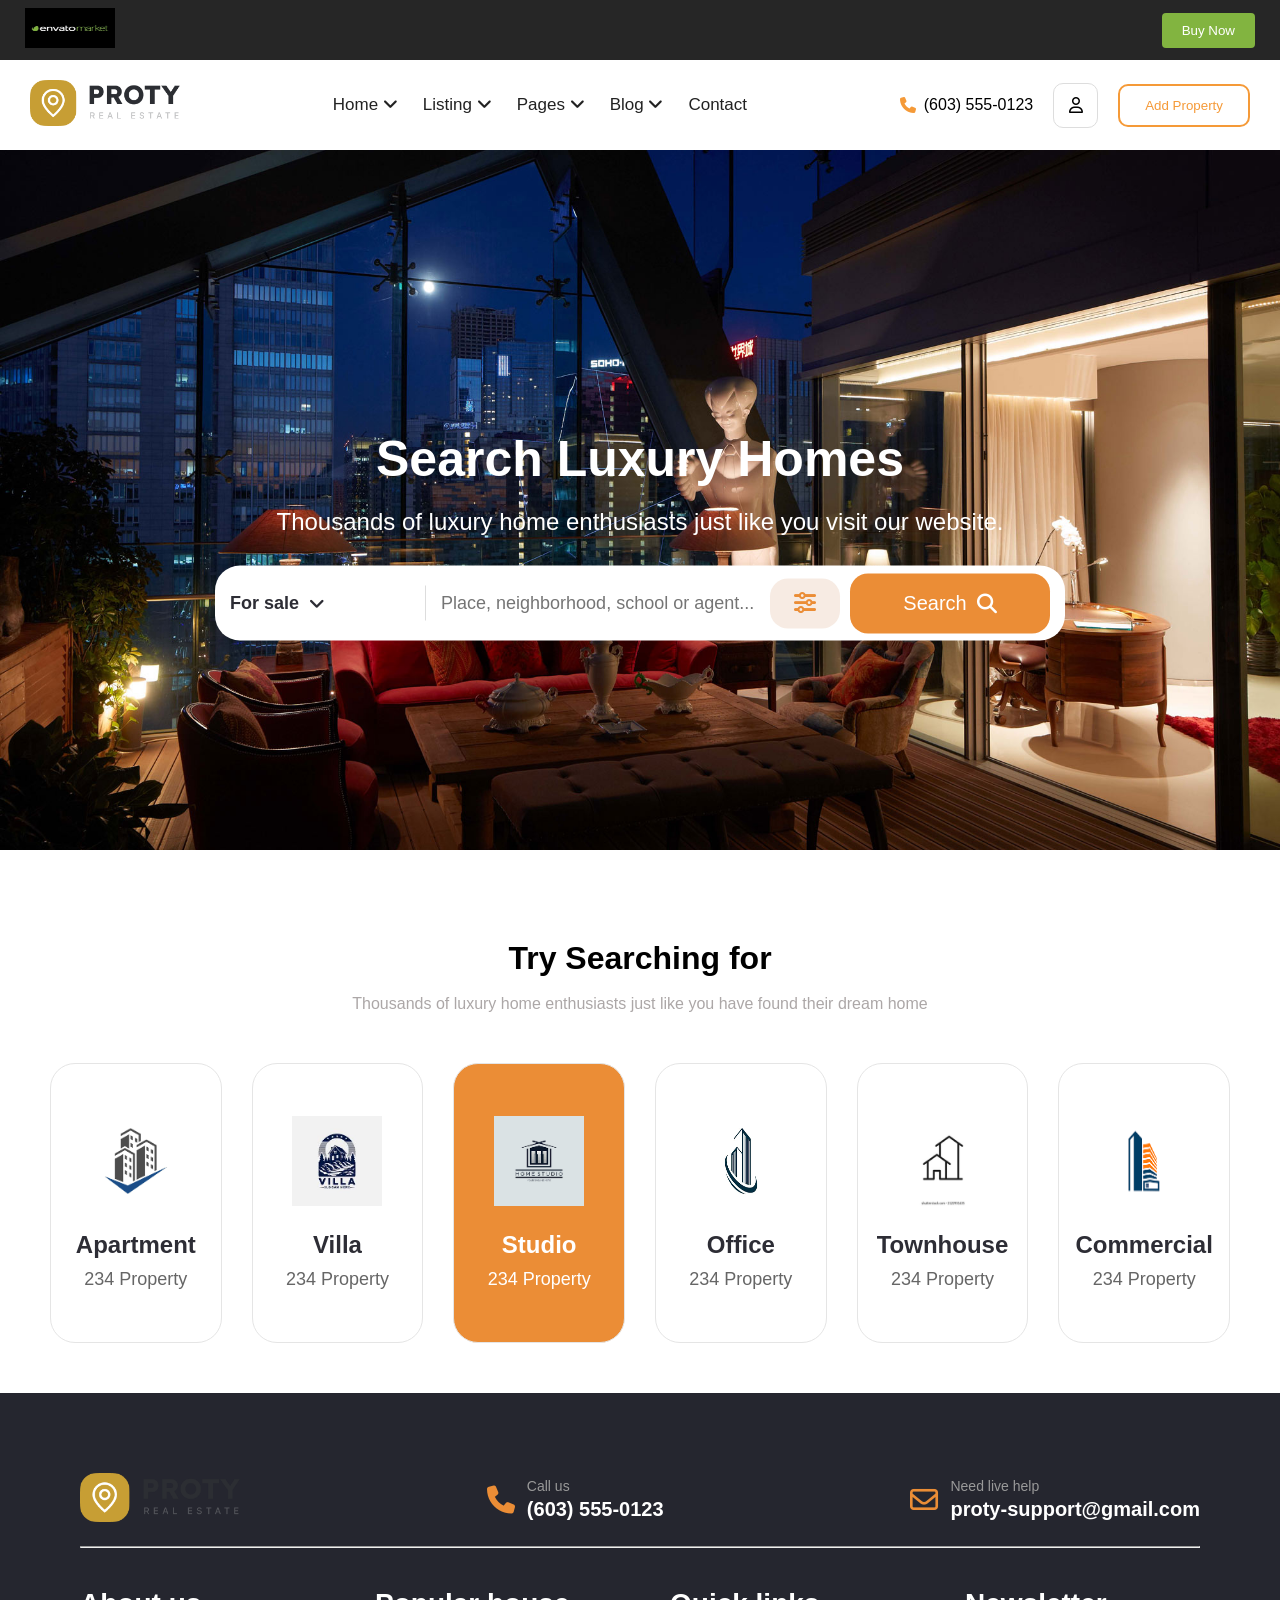
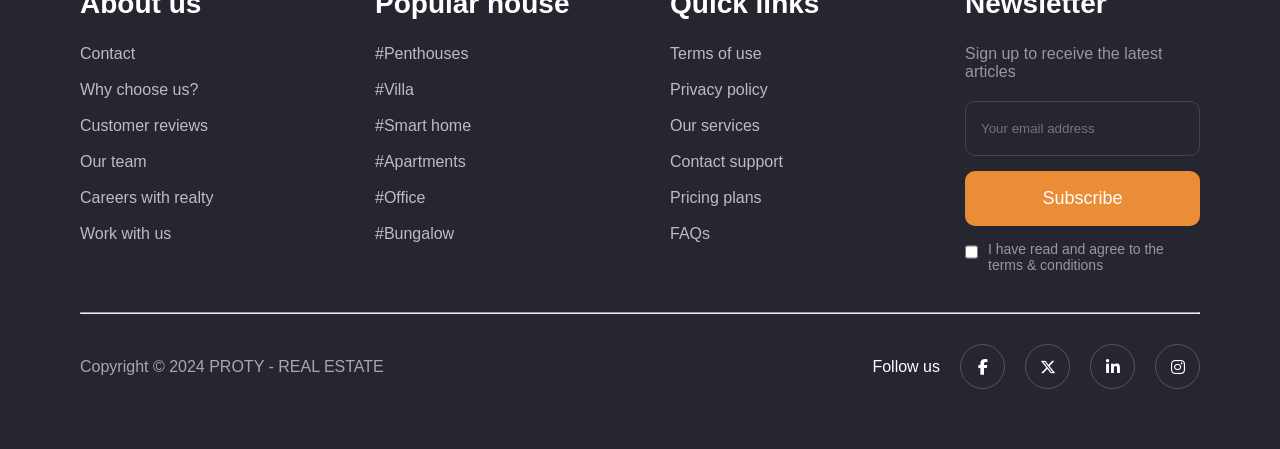
<file: index.html>
<!DOCTYPE html>
<html lang="en">

<head>
    <meta charset="UTF-8">
    <meta name="viewport" content="width=device-width, initial-scale=1.0">
    <title>Proty Clone</title>

    <link rel="stylesheet" href="style.css">

    <link rel="stylesheet" href="https://cdnjs.cloudflare.com/ajax/libs/font-awesome/6.5.1/css/all.min.css">
</head>

<body>

    <!-- Envato Header -->
    <header class="envato-bar">
        <a href="index.html">

            <img src="images/envato_market.jpg" alt="Envato">
        </a>

        <button class="buy-btn">Buy Now</button>
    </header>

    <!-- Main Navbar -->
    <header class="navbar">

        <div class="logo">
            <a href="alpha.html">

                <img src="images/logo-5@2x.png" alt="plot">
            </a>
        </div>

        <nav>
            <ul class="menu">
                <li><a href="#">Home <i class="fa-solid fa-angle-down"></i></a></li>
                <li><a href="#">Listing <i class="fa-solid fa-angle-down"></i></a></li>
                <li><a href="#">Pages <i class="fa-solid fa-angle-down"></i></a></li>
                <li><a href="#">Blog <i class="fa-solid fa-angle-down"></i></a></li>
                <li><a href="#">Contact</a></li>
            </ul>
        </nav>

        <div class="right-section">

            <div class="phone">
                <i class="fa-solid fa-phone"></i>
                <span>(603) 555-0123</span>
            </div>

            <div class="user">
                <i class="fa-regular fa-user"></i>
            </div>

            <button class="property-btn">
                Add Property
            </button>

        </div>

    </header>

    <div class="hall">
        <img src="images/title-mad-hatter-suite-terrace.jpg" alt="living room">


        <div class="content">
            <h1>Search Luxury Homes</h1>

            <p>Thousands of luxury home enthusiasts just like you visit our website.</p>

            <div class="search-box">

                <div class="property-type">
                    <span>For sale</span>
                    <i class="fa-solid fa-angle-down"></i>
                </div>

                <div class="divider"></div>

                <input type="text" placeholder="Place, neighborhood, school or agent...">

                <div class="filter-search">

                    <button class="filter-btn">
                        <i class="fa-solid fa-sliders"></i>
                    </button>

                    <button class="search-btn">
                        Search
                        <i class="fa-solid fa-magnifying-glass"></i>
                    </button>

                </div>

            </div>

        </div>

    </div> <!-- closes .hall -->
    <br><br><br><br><br>

    <div class="newfor">
        <h1>Try Searching for</h1>
        <br>
        <p>Thousands of luxury home enthusiasts just like you have found their dream home</p>
    </div>
    <section class="property-types">

        <div class="card">
            <img src="images/download.png" alt="">
            <h3>Apartment</h3>
            <p>234 Property</p>
        </div>

        <div class="card">
            <img src="images/download.jpeg" alt="">
            <h3>Villa</h3>
            <p>234 Property</p>
        </div>

        <div class="card active">
            <img src="images/oop.png" alt="">
            <h3>Studio</h3>
            <p>234 Property</p>
        </div>

        <div class="card">
            <img src="images/mmp.png" alt="">
            <h3>Office</h3>
            <p>234 Property</p>
        </div>

        <div class="card">
            <img src="images/kjk.png" alt="">
            <h3>Townhouse</h3>
            <p>234 Property</p>
        </div>

        <div class="card">
            <img src="images/bob.png" alt="">
            <h3>Commercial</h3>
            <p>234 Property</p>
        </div>

    </section>

    <footer class="footer">

        <!-- Top Section -->
        <div class="footer-top">

            <div class="footer-logo">
                <a href="alpha.html">

                    <img src="images/logo-5@2x.png" alt="plot">
                </a>
            </div>

            <div class="contact-box">
                <i class="fa-solid fa-phone"></i>
                <div>
                    <p>Call us</p>
                    <h3>(603) 555-0123</h3>
                </div>
            </div>

            <div class="contact-box">
                <i class="fa-regular fa-envelope"></i>
                <div>
                    <p>Need live help</p>
                    <h3>proty-support@gmail.com</h3>
                </div>
            </div>

        </div>

        <hr>

        <!-- Middle Section -->
        <div class="footer-content">

            <div class="footer-column">
                <h3>About us</h3>
                <ul>
                    <li>Contact</li>
                    <li>Why choose us?</li>
                    <li>Customer reviews</li>
                    <li>Our team</li>
                    <li>Careers with realty</li>
                    <li>Work with us</li>
                </ul>
            </div>

            <div class="footer-column">
                <h3>Popular house</h3>
                <ul>
                    <li>#Penthouses</li>
                    <li>#Villa</li>
                    <li>#Smart home</li>
                    <li>#Apartments</li>
                    <li>#Office</li>
                    <li>#Bungalow</li>
                </ul>
            </div>

            <div class="footer-column">
                <h3>Quick links</h3>
                <ul>
                    <li>Terms of use</li>
                    <li>Privacy policy</li>
                    <li>Our services</li>
                    <li>Contact support</li>
                    <li>Pricing plans</li>
                    <li>FAQs</li>
                </ul>
            </div>

            <div class="footer-column">
                <h3>Newsletter</h3>

                <p>Sign up to receive the latest articles</p>

                <input type="email" placeholder="Your email address">

                <button class="subscribe-btn">
                    Subscribe
                </button>

                <div class="checkbox">
                    <input type="checkbox">
                    <span>I have read and agree to the terms & conditions</span>
                </div>
            </div>

        </div>
        <br><br>
        <hr>

        <!-- Bottom Section -->
        <div class="footer-bottom">

            <p>
                Copyright © 2024 PROTY - REAL ESTATE
            </p>

            <div class="social-icons">
                <span>Follow us</span>

                <i class="fa-brands fa-facebook-f"></i>
                <i class="fa-brands fa-x-twitter"></i>
                <i class="fa-brands fa-linkedin-in"></i>
                <i class="fa-brands fa-instagram"></i>
            </div>

        </div>

    </footer>




</body>

</html>
</file>
<file: style.css>
* {
    margin: 0;
    padding: 0;
    box-sizing: border-box;
    font-family: Arial, sans-serif;
}

/* ENVATO BAR */

.envato-bar {
    height: 60px;
    background: #262626;
    display: flex;
    justify-content: space-between;
    align-items: center;
    padding: 0 25px;
}

.envato-bar img {
    height: 40px;
    width: 90px;
}

.buy-btn {
    background: #82b440;
    color: white;
    border: none;
    padding: 10px 20px;
    border-radius: 4px;
    cursor: pointer;
}

/* NAVBAR */

.navbar {
    height: 90px;
    display: flex;
    justify-content: space-between;
    align-items: center;
    padding: 0 50px;
    background: white;
    position: sticky;
    top: 0;
    z-index: 1000;
    width: 100%;
}

.logo img {
    width: 150px;
    /* adjust as needed */
    height: auto;
}

.menu {
    display: flex;
    list-style: none;
    gap: 35px;
}

.menu a {
    text-decoration: none;
    color: #222;
    font-size: 17px;
}

.right-section {
    display: flex;
    align-items: center;
    gap: 20px;
}

.phone {
    display: flex;
    align-items: center;
    gap: 8px;
}

.phone i {
    color: #f59a38;
}

.user {
    width: 45px;
    height: 45px;
    border: 1px solid #ddd;
    border-radius: 10px;
    display: flex;
    justify-content: center;
    align-items: center;
    cursor: pointer;
}

.property-btn {
    padding: 12px 25px;
    border: 2px solid #f59a38;
    background: white;
    color: #f59a38;
    border-radius: 10px;
    cursor: pointer;
    transition: all 0.3s ease;
}

.property-btn:hover {
    background: #f59a38;
    color: white;
}

.hall img {
    width: 100%;
    height: 700px;
    object-fit: cover;
    display: block;
}

.hall {
    position: relative;
}



.content {
    position: absolute;
    width: 90%;
    max-width: 1200px;

    top: 50%;
    left: 50%;

    transform: translate(-50%, -50%);
    text-align: center;
}

.content h1 {
    color: white;
    font-size: 50px;
    margin-bottom: 20px;
}

.content p {
    color: white;
    font-size: 24px;
}

.search-box {
    width: 100%;
    max-width: 900px;
    height: 75px;

    background: white;
    border-radius: 25px;

    display: flex;
    align-items: center;

    padding: 0 15px;
    gap: 15px;

    box-shadow: 0 8px 20px rgba(0, 0, 0, 0.1);

    margin: 30px auto 0;
}

.property-type {
    min-width: 180px;

    display: flex;
    align-items: center;
    gap: 10px;

    font-size: 18px;
    font-weight: 600;
    color: #2d2d35;
    cursor: pointer;
}

.divider {
    width: 1px;
    height: 35px;
    background: #ddd;
}

.search-box input {
    flex: 1;
    border: none;
    outline: none;

    font-size: 18px;
    color: #666;
}

.filter-btn {
    width: 70px;
    height: 50px;

    border: none;
    border-radius: 18px;

    background: #f7ebe3;
    color: #eb8d36;

    font-size: 22px;
    cursor: pointer;
}

.search-btn {
    width: 200px;
    height: 60px;

    border: none;
    border-radius: 18px;

    background: #eb8d36;
    color: white;

    font-size: 20px;
    cursor: pointer;

    display: flex;
    justify-content: center;
    align-items: center;
    gap: 10px;
}

.newfor {
    text-align: center;
}

p {
    color: rgb(172, 167, 167);
}

.property-types {
    display: flex;
    justify-content: center;
    gap: 30px;


    padding: 50px;
}

.card {
    width: 220px;
    height: 280px;

    background: white;
    border: 1px solid #e5e5e5;
    border-radius: 25px;

    display: flex;
    flex-direction: column;
    justify-content: center;
    align-items: center;

    cursor: pointer;
    transition: 0.3s ease;
}

.card img {
    width: 90px;
    height: 90px;
    margin-bottom: 25px;
}

.card h3 {
    font-size: 24px;
    color: #2d2d35;
    margin-bottom: 10px;
}

.card p {
    font-size: 18px;
    color: #666;
}

.card:hover {
    background: #eb8d36;
    color: white;
}

.card:hover h3,
.card:hover p {
    color: white;
}

/* Orange selected card */
.active {
    background: #eb8d36;
}

.active h3,
.active p {
    color: white;
}

.footer {
    background: #25262f;
    color: #fff;
    padding: 60px 80px;
}

.footer-top {
    display: flex;
    justify-content: space-between;
    align-items: center;
    padding: 20px 0;
}

.footer-logo img {
    width: 160px;
    /* adjust between 120px-180px */
    height: auto;
}

.contact-box {
    display: flex;
    align-items: center;
    gap: 12px;
}

.contact-box i {
    font-size: 28px;
    /* smaller icon */
    color: #eb8d36;
}

.contact-box p {
    font-size: 14px;
    margin: 0;
    color: #999;
}

.contact-box h3 {
    font-size: 20px;
    margin: 4px 0 0;
    font-weight: 600;
}

.footer-content {
    display: grid;
    grid-template-columns: repeat(4, 1fr);
    gap: 60px;
    margin-top: 40px;
}

.footer-column h3 {
    margin-top: 0;
    margin-bottom: 25px;
    font-size: 28px;
}

.footer-column ul {
    list-style: none;
    padding: 0;
}

.footer-column li {
    margin-bottom: 18px;
    color: #bdbdbd;
    cursor: pointer;
}

.footer-column li:hover {
    color: #eb8d36;
}

.footer-column p {
    color: #999;
    margin-bottom: 20px;
}

.footer-column input {
    width: 100%;
    height: 55px;
    background: transparent;
    border: 1px solid #444;
    border-radius: 10px;
    padding: 0 15px;
    color: white;
    margin-bottom: 15px;
}

.subscribe-btn {
    width: 100%;
    height: 55px;
    border: none;
    background: #eb8d36;
    color: white;
    border-radius: 10px;
    cursor: pointer;
    font-size: 18px;
}

.checkbox {
    margin-top: 15px;
    display: flex;
    align-items: flex-start;
    gap: 10px;
    color: #999;
    font-size: 14px;
}

.checkbox input[type="checkbox"] {
    width: 18px;
    height: 18px;
    margin-top: 2px;
}

.footer-bottom {
    display: flex;
    justify-content: space-between;
    align-items: center;
    margin-top: 30px;
}

.social-icons {
    display: flex;
    align-items: center;
    gap: 20px;
}

.social-icons i {
    width: 45px;
    height: 45px;
    border: 1px solid #555;
    border-radius: 50%;
    display: flex;
    justify-content: center;
    align-items: center;
    cursor: pointer;
}

.social-icons i:hover {
    background: #eb8d36;
    border-color: #eb8d36;
}

.filter-search {
    display: flex;
    align-items: center;
    gap: 10px;
}

@media (min-width: 1200px) {

    .content {
        top: 55%;
    }

    .search-box {
        max-width: 900px;
    }

}

@media (max-width: 1440px) {

    .navbar {
        padding: 0 30px;
    }

    .menu {
        gap: 25px;
    }

    .search-box {
        max-width: 850px;
    }

}

@media (max-width: 1024px) {

    .navbar {
        padding: 0 20px;
    }

    .menu {
        gap: 15px;
    }

    .menu a {
        font-size: 15px;
    }

    .right-section {
        gap: 10px;
    }

    .phone span {
        font-size: 14px;
    }

    .property-btn {
        padding: 10px 18px;
    }

    .content h1 {
        font-size: 38px;
    }

    .content p {
        font-size: 20px;
    }

    .search-box {
        width: 95%;
        max-width: 800px;
        min-height: 90px;
        padding: 15px;
        gap: 15px;
    }

    .divider {
        display: none;
    }

    .property-type {
        min-width: 140px;
    }

    .search-box input {
        min-width: 250px;
    }

    .filter-search {
        display: flex;
        align-items: center;
        gap: 10px;
    }

    .search-btn {
        width: 170px;
    }

    .property-types {
        flex-wrap: wrap;
        justify-content: center;
    }

    .footer-content {
        grid-template-columns: repeat(2, 1fr);
    }
}

@media (max-width: 768px) {

    .navbar {
        flex-direction: column;
        height: auto;
        padding: 20px;
        gap: 20px;
    }

    .logo img {
        width: 130px;
    }

    .menu {
        flex-wrap: wrap;
        justify-content: center;
        gap: 15px;
    }

    .menu a {
        font-size: 15px;
    }

    .right-section {
        flex-wrap: wrap;
        justify-content: center;
        gap: 15px;
    }

    .phone span {
        font-size: 14px;
    }

    .property-btn {
        padding: 10px 18px;
    }

    .hall img {
        height: 600px;
    }

    .content {
        top: 50%;
        width: 90%;
    }

    .content h1 {
        font-size: 34px;
        line-height: 1.2;
    }

    .content p {
        font-size: 17px;
    }

    .search-box {
        width: 95%;
        max-width: 650px;
        height: auto;
        flex-wrap: wrap;
        justify-content: center;
        padding: 15px;
        gap: 12px;
        border-radius: 20px;
    }

    .divider {
        display: none;
    }

    .property-type {
        min-width: 120px;
        width: auto;
    }

    .search-box input {
        flex: 1;
        min-width: 200px;
    }

    .filter-search {
        display: flex;
        align-items: center;
        gap: 10px;
    }

    .filter-btn {
        width: 60px;
        height: 50px;
    }

    .search-btn {
        width: 160px;
        height: 55px;
    }

    .property-types {
        display: grid;
        grid-template-columns: repeat(2, 1fr);
        gap: 20px;
        padding: 20px;
    }

    .card {
        width: 100%;
        max-width: 220px;
        margin: 0 auto;
    }

    .footer-top,
    .footer-bottom {
        flex-direction: column;
        text-align: center;
        gap: 20px;
    }

    .footer-content {
        grid-template-columns: 1fr;
        gap: 40px;
    }

    .footer {
        padding: 40px 20px;
    }
}

@media (max-width: 425px) {

    .envato-bar {
        padding: 0 15px;
    }

    .buy-btn {
        padding: 8px 14px;
        font-size: 14px;
    }

    .content {
        top: 48%;
        width: 95%;
    }

    .content h1 {
        font-size: 22px;
        line-height: 1.2;
    }

    .content p {
        font-size: 13px;
        line-height: 1.4;
    }

    .hall img {
        height: 500px;
    }

    .property-type {
        min-width: 100px;
        font-size: 16px;
    }

    .search-box {
        width: 95%;
        padding: 15px 10px;
        gap: 10px;
    }

    .search-box input {
        min-width: 120px;
        font-size: 14px;
    }

    .filter-btn {
        width: 55px;
        height: 50px;
    }

    .search-btn {
        width: 130px;
        height: 50px;
        font-size: 16px;
    }

    .phone {
        flex-wrap: wrap;
        justify-content: center;
    }

    .footer-logo img {
        width: 130px;
    }
}

@media (max-width: 375px) {

    .envato-bar {
        padding: 0 10px;
    }

    .buy-btn {
        padding: 8px 12px;
        font-size: 13px;
    }

    .logo img {
        width: 120px;
    }

    .menu {
        gap: 10px;
    }

    .menu a {
        font-size: 14px;
    }

    .phone span {
        font-size: 13px;
    }

    .property-btn {
        padding: 8px 14px;
        font-size: 14px;
    }

    .hall img {
        height: 450px;
    }

    .content {
        width: 95%;
        top: 48%;
    }

    .content h1 {
        font-size: 24px;
        line-height: 1.2;
    }

    .content p {
        font-size: 14px;
        line-height: 1.4;
    }

    .search-box {
        width: 95%;
        padding: 10px;
        gap: 8px;
    }

    .property-type {
        min-width: 90px;
        font-size: 14px;
    }

    .search-box input {
        flex: 1;
        min-width: 100px;
        font-size: 13px;
    }

    .filter-btn {
        width: 50px;
        height: 45px;
    }

    .search-btn {
        width: 120px;
        height: 45px;
        font-size: 15px;
    }

    .card {
        max-width: 260px;
    }

    .footer {
        padding: 25px 10px;
    }

    .footer-column h3 {
        font-size: 22px;
    }

    .social-icons {
        gap: 12px;
    }

    .social-icons i {
        width: 40px;
        height: 40px;
    }
}

@media (max-width: 320px) {

    .envato-bar {
        padding: 0 8px;
    }

    .buy-btn {
        padding: 6px 10px;
        font-size: 12px;
    }

    .logo img {
        width: 110px;
    }

    .menu {
        gap: 8px;
    }

    .menu a {
        font-size: 13px;
    }

    .phone span {
        font-size: 12px;
    }

    .user {
        width: 40px;
        height: 40px;
    }

    .property-btn {
        padding: 8px 12px;
        font-size: 13px;
    }

    .hall img {
        height: 480px;
    }

    .content {
        width: 95%;
        top: 42%;
    }

    .content h1 {
        font-size: 16px;
        line-height: 1.3;
        margin-bottom: 15px;
    }

    .content p {
        font-size: 10px;
        line-height: 1.5;
        max-width: 260px;
        margin: 0 auto;
    }

    .search-box {
        width: 92%;
        padding: 8px;
        gap: 6px;
        margin-top: 20px;
    }

    .property-type {
        min-width: 80px;
        font-size: 13px;
    }

    .search-box input {
        flex: 1;
        min-width: 80px;
        font-size: 12px;
    }

    .filter-btn {
        width: 45px;
        height: 42px;
    }

    .search-btn {
        width: 110px;
        height: 42px;
        font-size: 14px;
    }

    .card {
        max-width: 240px;
    }

    .footer {
        padding: 20px 8px;
    }

    .footer-column h3 {
        font-size: 20px;
    }

    .social-icons {
        gap: 10px;
    }

    .social-icons i {
        width: 36px;
        height: 36px;
    }
}
</file>
